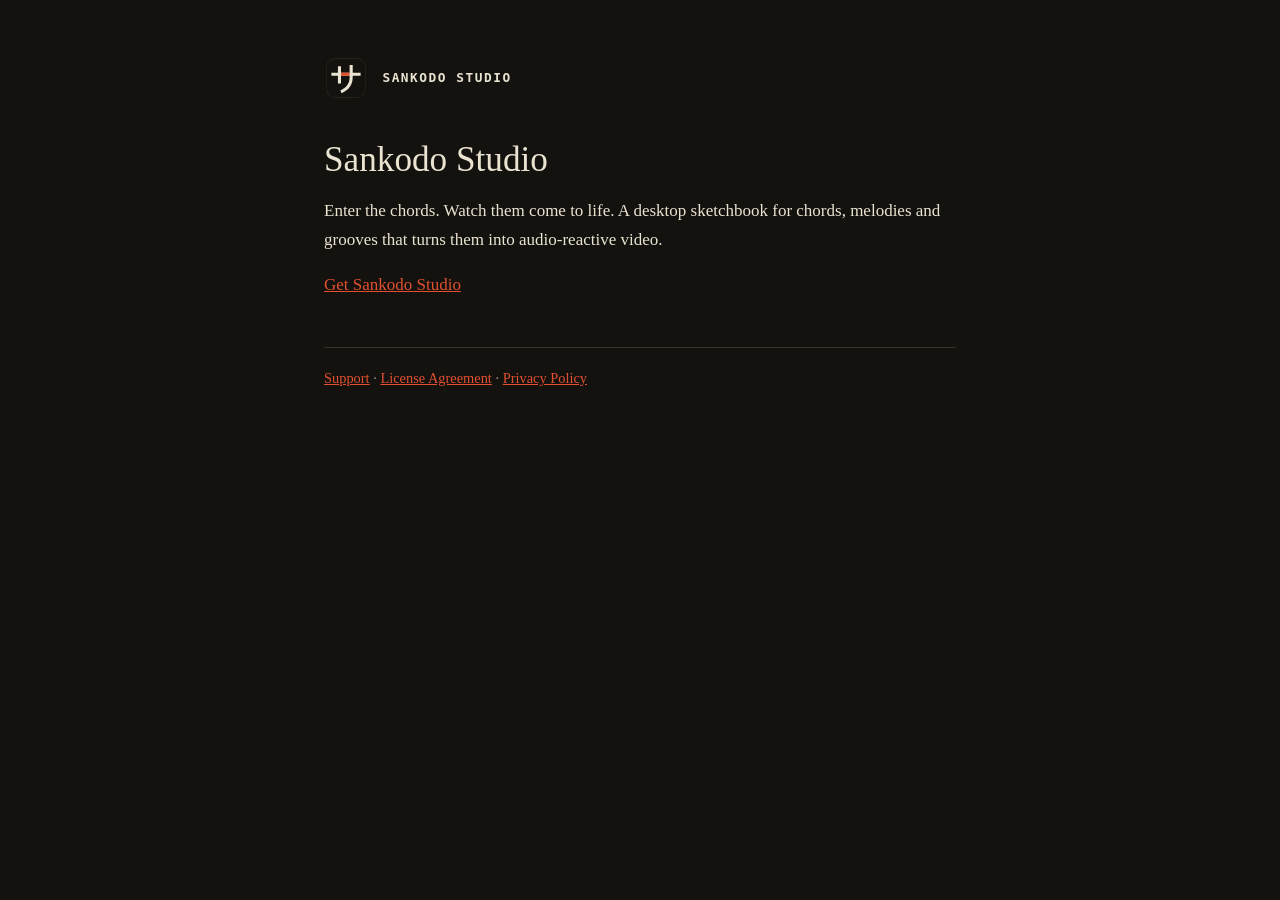
<file: index.html>
<!doctype html>
<html lang="en"><head><meta charset="utf-8"><meta name="viewport" content="width=device-width,initial-scale=1">
<title>Sankodo Studio</title><link rel="stylesheet" href="style.css"><link rel="icon" href="icon.svg"></head>
<body><main>
<header><img src="icon.svg" alt=""><a href="index.html">Sankodo Studio</a></header>
<h1>Sankodo Studio</h1>
<p>Enter the chords. Watch them come to life. A desktop sketchbook for chords, melodies and grooves that turns them into audio-reactive video.</p>
<p><a href="https://sankodostudio.gumroad.com/l/orraba">Get Sankodo Studio</a></p>
<nav><a href="support.html">Support</a> · <a href="eula.html">License Agreement</a> · <a href="privacy.html">Privacy Policy</a></nav>
</main></body></html>
</file>
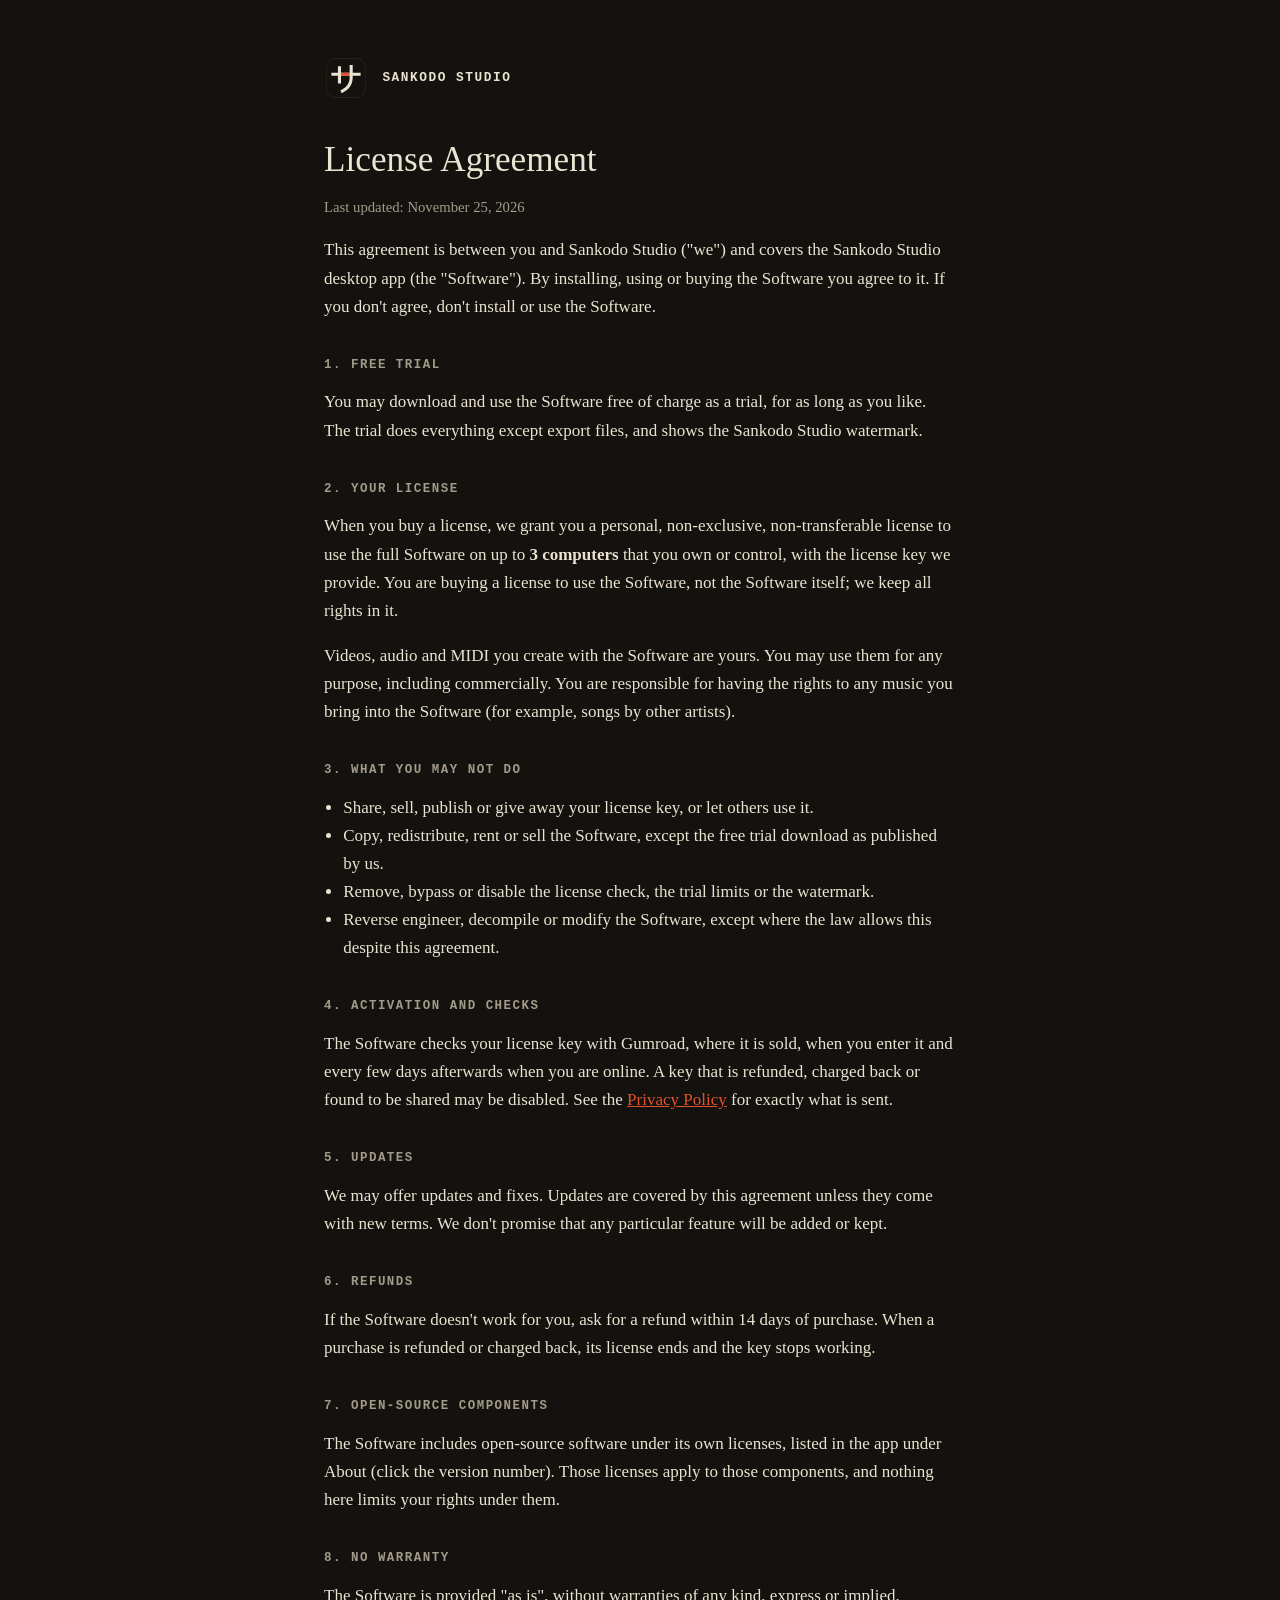
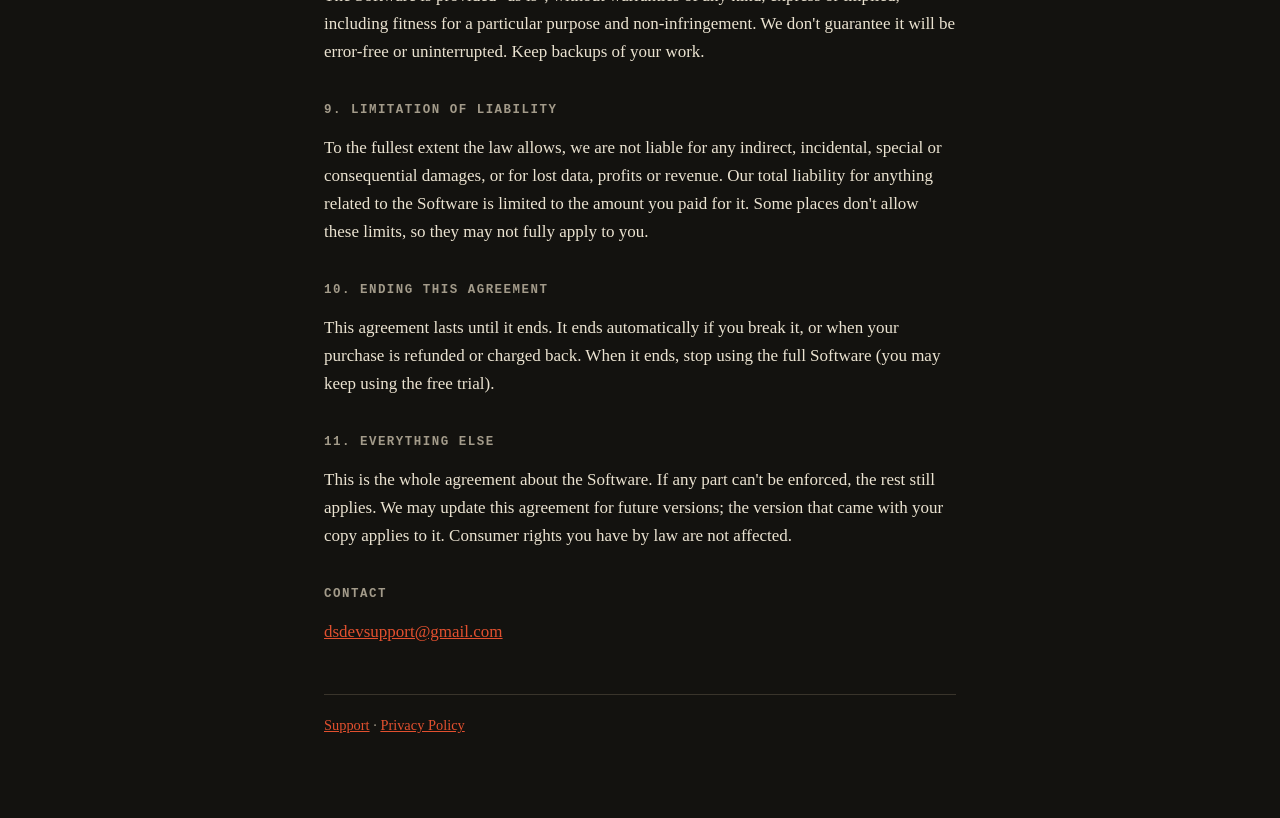
<file: eula.html>
<!doctype html>
<html lang="en"><head><meta charset="utf-8"><meta name="viewport" content="width=device-width,initial-scale=1">
<title>License Agreement · Sankodo Studio</title><link rel="stylesheet" href="style.css"><link rel="icon" href="icon.svg"></head>
<body><main>
<header><img src="icon.svg" alt=""><a href="index.html">Sankodo Studio</a></header>
<h1>License Agreement</h1>
<p class="note">Last updated: November 25, 2026</p>

<p>This agreement is between you and Sankodo Studio ("we") and covers the Sankodo Studio desktop app (the "Software"). By installing, using or buying the Software you agree to it. If you don't agree, don't install or use the Software.</p>

<h2>1. Free trial</h2>
<p>You may download and use the Software free of charge as a trial, for as long as you like. The trial does everything except export files, and shows the Sankodo Studio watermark.</p>

<h2>2. Your license</h2>
<p>When you buy a license, we grant you a personal, non-exclusive, non-transferable license to use the full Software on up to <strong>3 computers</strong> that you own or control, with the license key we provide. You are buying a license to use the Software, not the Software itself; we keep all rights in it.</p>
<p>Videos, audio and MIDI you create with the Software are yours. You may use them for any purpose, including commercially. You are responsible for having the rights to any music you bring into the Software (for example, songs by other artists).</p>

<h2>3. What you may not do</h2>
<ul>
<li>Share, sell, publish or give away your license key, or let others use it.</li>
<li>Copy, redistribute, rent or sell the Software, except the free trial download as published by us.</li>
<li>Remove, bypass or disable the license check, the trial limits or the watermark.</li>
<li>Reverse engineer, decompile or modify the Software, except where the law allows this despite this agreement.</li>
</ul>

<h2>4. Activation and checks</h2>
<p>The Software checks your license key with Gumroad, where it is sold, when you enter it and every few days afterwards when you are online. A key that is refunded, charged back or found to be shared may be disabled. See the <a href="privacy.html">Privacy Policy</a> for exactly what is sent.</p>

<h2>5. Updates</h2>
<p>We may offer updates and fixes. Updates are covered by this agreement unless they come with new terms. We don't promise that any particular feature will be added or kept.</p>

<h2>6. Refunds</h2>
<p>If the Software doesn't work for you, ask for a refund within 14 days of purchase. When a purchase is refunded or charged back, its license ends and the key stops working.</p>

<h2>7. Open-source components</h2>
<p>The Software includes open-source software under its own licenses, listed in the app under About (click the version number). Those licenses apply to those components, and nothing here limits your rights under them.</p>

<h2>8. No warranty</h2>
<p>The Software is provided "as is", without warranties of any kind, express or implied, including fitness for a particular purpose and non-infringement. We don't guarantee it will be error-free or uninterrupted. Keep backups of your work.</p>

<h2>9. Limitation of liability</h2>
<p>To the fullest extent the law allows, we are not liable for any indirect, incidental, special or consequential damages, or for lost data, profits or revenue. Our total liability for anything related to the Software is limited to the amount you paid for it. Some places don't allow these limits, so they may not fully apply to you.</p>

<h2>10. Ending this agreement</h2>
<p>This agreement lasts until it ends. It ends automatically if you break it, or when your purchase is refunded or charged back. When it ends, stop using the full Software (you may keep using the free trial).</p>

<h2>11. Everything else</h2>
<p>This is the whole agreement about the Software. If any part can't be enforced, the rest still applies. We may update this agreement for future versions; the version that came with your copy applies to it. Consumer rights you have by law are not affected.</p>

<h2>Contact</h2>
<p><a href="mailto:dsdevsupport@gmail.com">dsdevsupport@gmail.com</a></p>
<nav><a href="support.html">Support</a> · <a href="privacy.html">Privacy Policy</a></nav>
</main></body></html>
</file>
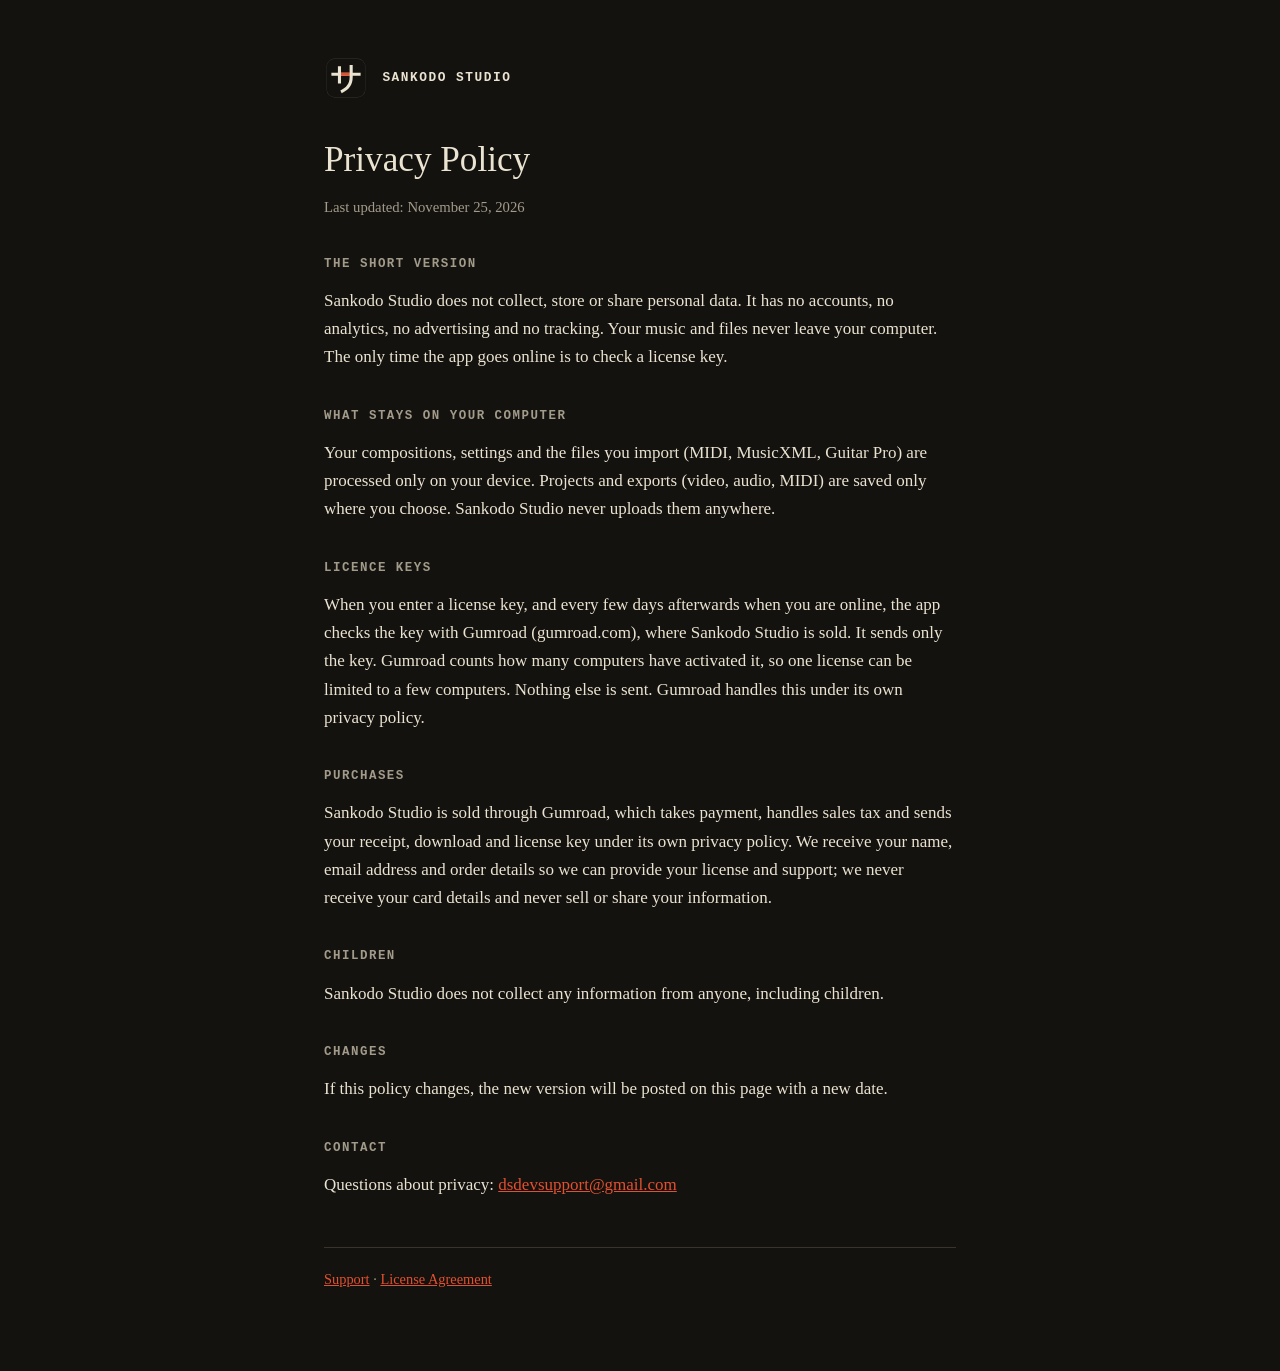
<file: privacy.html>
<!doctype html>
<html lang="en"><head><meta charset="utf-8"><meta name="viewport" content="width=device-width,initial-scale=1">
<title>Privacy Policy · Sankodo Studio</title><link rel="stylesheet" href="style.css"><link rel="icon" href="icon.svg"></head>
<body><main>
<header><img src="icon.svg" alt=""><a href="index.html">Sankodo Studio</a></header>
<h1>Privacy Policy</h1>
<p class="note">Last updated: November 25, 2026</p>

<h2>The short version</h2>
<p>Sankodo Studio does not collect, store or share personal data. It has no accounts, no analytics, no advertising and no tracking. Your music and files never leave your computer. The only time the app goes online is to check a license key.</p>

<h2>What stays on your computer</h2>
<p>Your compositions, settings and the files you import (MIDI, MusicXML, Guitar Pro) are processed only on your device. Projects and exports (video, audio, MIDI) are saved only where you choose. Sankodo Studio never uploads them anywhere.</p>

<h2>Licence keys</h2>
<p>When you enter a license key, and every few days afterwards when you are online, the app checks the key with Gumroad (gumroad.com), where Sankodo Studio is sold. It sends only the key. Gumroad counts how many computers have activated it, so one license can be limited to a few computers. Nothing else is sent. Gumroad handles this under its own privacy policy.</p>

<h2>Purchases</h2>
<p>Sankodo Studio is sold through Gumroad, which takes payment, handles sales tax and sends your receipt, download and license key under its own privacy policy. We receive your name, email address and order details so we can provide your license and support; we never receive your card details and never sell or share your information.</p>

<h2>Children</h2>
<p>Sankodo Studio does not collect any information from anyone, including children.</p>

<h2>Changes</h2>
<p>If this policy changes, the new version will be posted on this page with a new date.</p>

<h2>Contact</h2>
<p>Questions about privacy: <a href="mailto:dsdevsupport@gmail.com">dsdevsupport@gmail.com</a></p>
<nav><a href="support.html">Support</a> · <a href="eula.html">License Agreement</a></nav>
</main></body></html>
</file>
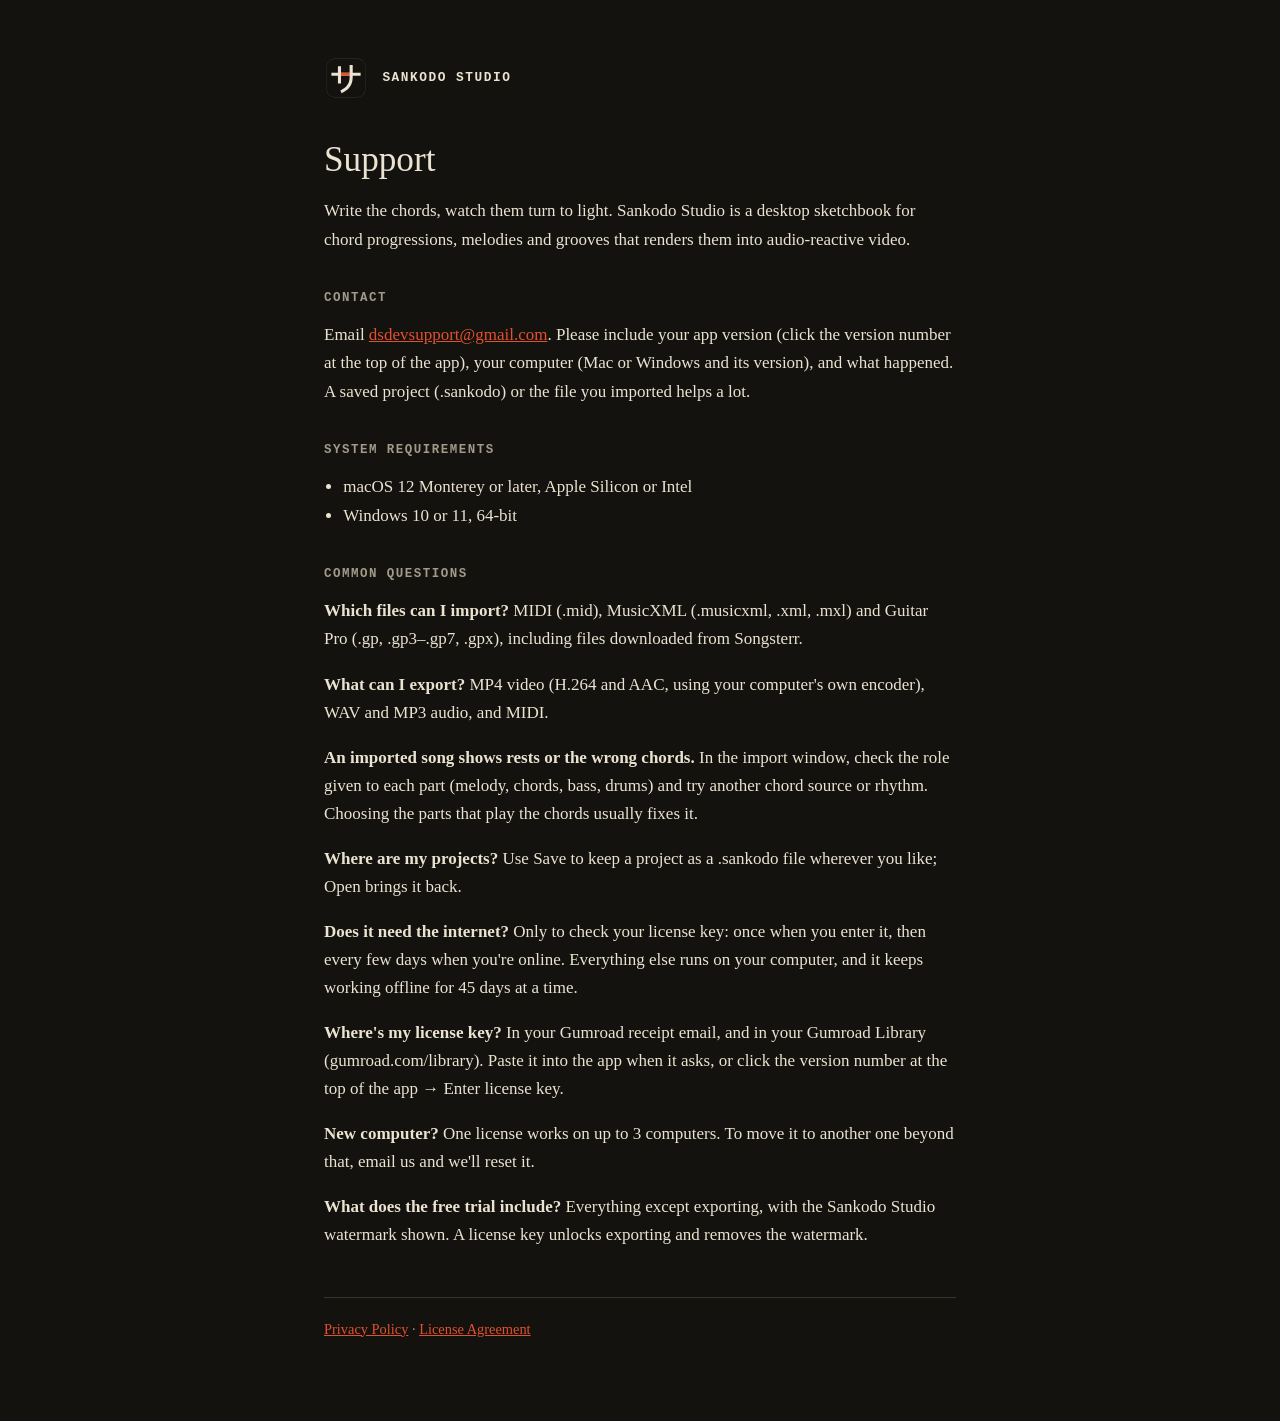
<file: support.html>
<!doctype html>
<html lang="en"><head><meta charset="utf-8"><meta name="viewport" content="width=device-width,initial-scale=1">
<title>Support · Sankodo Studio</title><link rel="stylesheet" href="style.css"><link rel="icon" href="icon.svg"></head>
<body><main>
<header><img src="icon.svg" alt=""><a href="index.html">Sankodo Studio</a></header>
<h1>Support</h1>
<p>Write the chords, watch them turn to light. Sankodo Studio is a desktop sketchbook for chord progressions, melodies and grooves that renders them into audio-reactive video.</p>

<h2>Contact</h2>
<p>Email <a href="mailto:dsdevsupport@gmail.com">dsdevsupport@gmail.com</a>. Please include your app version (click the version number at the top of the app), your computer (Mac or Windows and its version), and what happened. A saved project (.sankodo) or the file you imported helps a lot.</p>

<h2>System requirements</h2>
<ul>
<li>macOS 12 Monterey or later, Apple Silicon or Intel</li>
<li>Windows 10 or 11, 64-bit</li>
</ul>

<h2>Common questions</h2>
<p><strong>Which files can I import?</strong> MIDI (.mid), MusicXML (.musicxml, .xml, .mxl) and Guitar Pro (.gp, .gp3–.gp7, .gpx), including files downloaded from Songsterr.</p>
<p><strong>What can I export?</strong> MP4 video (H.264 and AAC, using your computer's own encoder), WAV and MP3 audio, and MIDI.</p>
<p><strong>An imported song shows rests or the wrong chords.</strong> In the import window, check the role given to each part (melody, chords, bass, drums) and try another chord source or rhythm. Choosing the parts that play the chords usually fixes it.</p>
<p><strong>Where are my projects?</strong> Use Save to keep a project as a .sankodo file wherever you like; Open brings it back.</p>
<p><strong>Does it need the internet?</strong> Only to check your license key: once when you enter it, then every few days when you're online. Everything else runs on your computer, and it keeps working offline for 45 days at a time.</p>
<p><strong>Where's my license key?</strong> In your Gumroad receipt email, and in your Gumroad Library (gumroad.com/library). Paste it into the app when it asks, or click the version number at the top of the app → Enter license key.</p>
<p><strong>New computer?</strong> One license works on up to 3 computers. To move it to another one beyond that, email us and we'll reset it.</p>
<p><strong>What does the free trial include?</strong> Everything except exporting, with the Sankodo Studio watermark shown. A license key unlocks exporting and removes the watermark.

<nav><a href="privacy.html">Privacy Policy</a> · <a href="eula.html">License Agreement</a></nav>
</main></body></html>
</file>
<file: style.css>
:root{--bg:#13120f;--text:#ebe3d1;--muted:#a39b8a;--accent:#e2502f;--line:#39342b}
*{box-sizing:border-box}
body{margin:0;background:var(--bg);color:var(--text);font:17px/1.65 Georgia,"Times New Roman",serif}
main{max-width:42rem;margin:0 auto;padding:3.5rem 1.25rem 5rem}
header{display:flex;align-items:center;gap:.9rem;margin-bottom:2.5rem}
header img{width:2.75rem;height:2.75rem}
header a{color:var(--text);text-decoration:none;font:600 .8rem/1 ui-monospace,Menlo,monospace;letter-spacing:.12em;text-transform:uppercase}
h1{font-weight:400;font-size:2.2rem;line-height:1.15;margin:0 0 .4rem}
h2{font:600 .78rem/1 ui-monospace,Menlo,monospace;letter-spacing:.12em;text-transform:uppercase;color:var(--muted);margin:2.4rem 0 .8rem}
p,li{color:var(--text)} .note{color:var(--muted);font-size:.92rem}
a{color:var(--accent)} ul{padding-left:1.2rem}
nav{margin-top:3rem;padding-top:1.2rem;border-top:1px solid var(--line);font-size:.9rem;color:var(--muted)}
</file>
